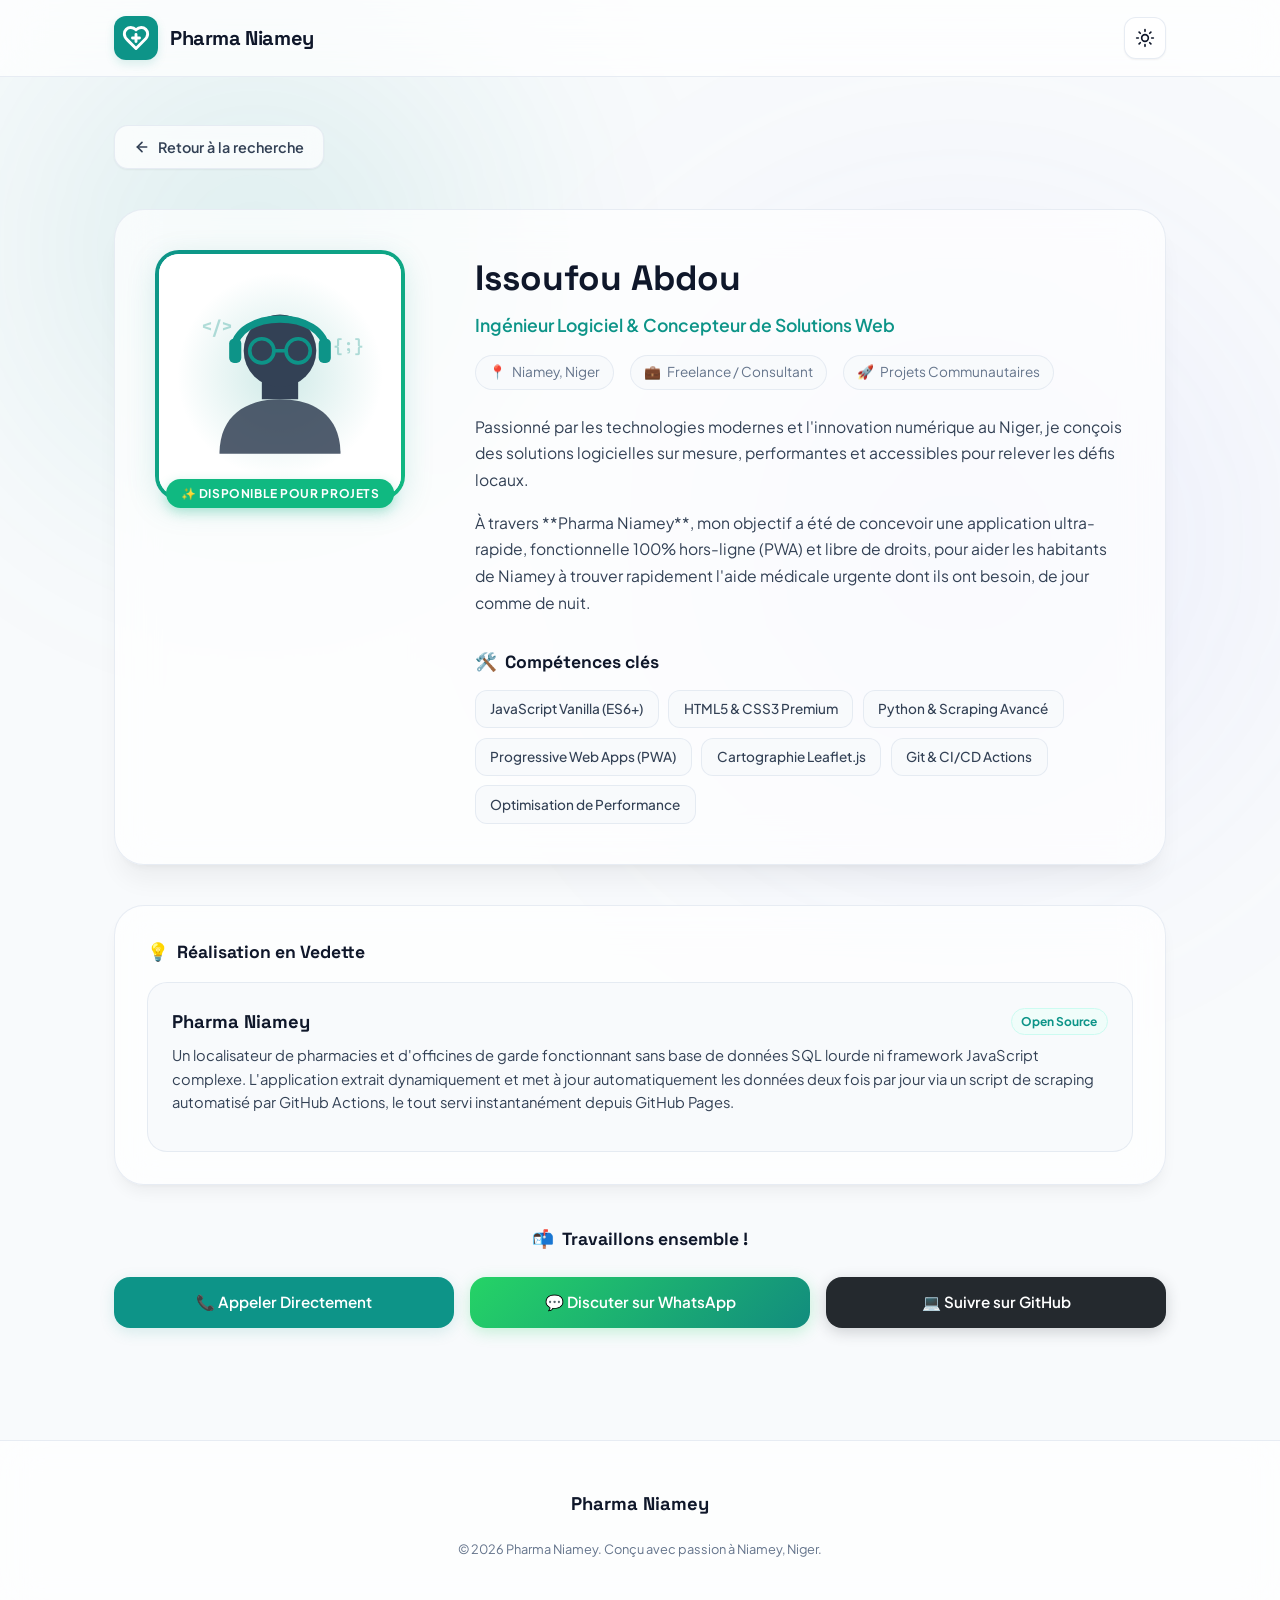
<file: developer.html>
<!DOCTYPE html>
<html lang="fr" data-theme="light">
<head>
    <meta charset="UTF-8">
    <meta name="viewport" content="width=device-width, initial-scale=1.0">
    <meta name="description" content="Découvrez le profil d'Issoufou Abdou, développeur logiciel et web à Niamey, Niger. Concepteur de Pharma Niamey.">
    <title>Issoufou Abdou — Développeur de Pharma Niamey</title>
    
    <!-- Pré-connexion aux Google Fonts -->
    <link rel="preconnect" href="https://fonts.googleapis.com">
    <link rel="preconnect" href="https://fonts.gstatic.com" crossorigin>
    <link href="https://fonts.googleapis.com/css2?family=Plus+Jakarta+Sans:wght@300;400;500;600;700;800&family=Space+Grotesk:wght@500;700&display=swap" rel="stylesheet">
    
    <link rel="stylesheet" href="style.css?v=2.0">
    <style>
        /* Styles spécifiques de la Page Développeur Premium */
        .dev-wrapper {
            display: flex;
            flex-direction: column;
            align-items: center;
            padding: 3rem 0;
            gap: 2.5rem;
            animation: fade-in-up 0.6s cubic-bezier(0.16, 1, 0.3, 1);
        }

        @keyframes fade-in-up {
            from {
                opacity: 0;
                transform: translateY(20px);
            }
            to {
                opacity: 1;
                transform: translateY(0);
            }
        }

        .btn-back {
            display: inline-flex;
            align-items: center;
            gap: 0.5rem;
            color: var(--text-body);
            background-color: var(--bg-glass);
            border: 1.5px solid var(--border-glass);
            padding: 0.6rem 1.2rem;
            border-radius: 14px;
            font-size: 0.9rem;
            font-weight: 600;
            text-decoration: none;
            backdrop-filter: blur(10px);
            -webkit-backdrop-filter: blur(10px);
            box-shadow: var(--shadow-sm);
            transition: all 0.25s ease;
            margin-right: auto;
        }

        .btn-back:hover {
            border-color: var(--primary);
            color: var(--primary);
            transform: translateX(-4px);
            box-shadow: 0 4px 12px var(--primary-glow);
        }

        .dev-profile-card {
            width: 100%;
            background-color: var(--bg-glass);
            border: 1.5px solid var(--border-glass);
            backdrop-filter: blur(20px);
            -webkit-backdrop-filter: blur(20px);
            border-radius: 30px;
            padding: 2.5rem;
            box-shadow: var(--shadow-lg);
            position: relative;
            overflow: hidden;
            display: grid;
            grid-template-columns: 280px 1fr;
            gap: 2.5rem;
            align-items: start;
        }

        @media (max-width: 768px) {
            .dev-profile-card {
                grid-template-columns: 1fr;
                padding: 1.5rem;
                gap: 1.5rem;
                text-align: center;
            }
            .dev-avatar-wrapper {
                margin: 0 auto;
            }
            .btn-back {
                margin: 0 auto 1rem auto;
            }
        }

        .dev-avatar-wrapper {
            width: 250px;
            height: 250px;
            border-radius: 24px;
            background: linear-gradient(135deg, var(--primary) 0%, #10b981 100%);
            padding: 4px;
            box-shadow: 0 8px 30px var(--primary-glow);
            position: relative;
        }

        .dev-avatar-inner {
            width: 100%;
            height: 100%;
            border-radius: 20px;
            background-color: var(--bg-secondary);
            display: flex;
            align-items: center;
            justify-content: center;
            overflow: hidden;
        }

        .dev-badge-active {
            position: absolute;
            bottom: -8px;
            left: 50%;
            transform: translateX(-50%);
            background-color: var(--status-ouverte-text);
            color: white;
            padding: 0.3rem 0.9rem;
            border-radius: 50px;
            font-size: 0.75rem;
            font-weight: 700;
            letter-spacing: 0.05em;
            box-shadow: 0 4px 12px rgba(16, 185, 129, 0.3);
            white-space: nowrap;
        }

        .dev-details h1 {
            font-family: 'Space Grotesk', sans-serif;
            font-size: 2.2rem;
            color: var(--text-title);
            margin-bottom: 0.25rem;
        }

        .dev-title {
            font-size: 1.1rem;
            font-weight: 600;
            color: var(--primary);
            margin-bottom: 1rem;
        }

        .dev-meta-info {
            display: flex;
            flex-wrap: wrap;
            gap: 1rem;
            margin-bottom: 1.5rem;
        }

        .dev-meta-item {
            display: inline-flex;
            align-items: center;
            gap: 0.4rem;
            font-size: 0.85rem;
            color: var(--text-muted);
            background-color: var(--bg-primary);
            border: 1px solid var(--border-glass);
            padding: 0.35rem 0.8rem;
            border-radius: 50px;
        }

        .dev-bio {
            font-size: 0.98rem;
            color: var(--text-body);
            line-height: 1.7;
            margin-bottom: 2rem;
        }

        .dev-bio p {
            margin-bottom: 1rem;
        }

        .dev-skills-section {
            margin-top: 1.5rem;
        }

        .dev-section-title {
            font-family: 'Space Grotesk', sans-serif;
            font-size: 1.1rem;
            color: var(--text-title);
            margin-bottom: 0.85rem;
            font-weight: 700;
            display: flex;
            align-items: center;
            gap: 0.5rem;
        }

        .dev-skills-grid {
            display: flex;
            flex-wrap: wrap;
            gap: 0.6rem;
        }

        .dev-skill-chip {
            background-color: var(--bg-primary);
            border: 1px solid var(--border-glass);
            color: var(--text-body);
            padding: 0.45rem 0.9rem;
            border-radius: 12px;
            font-size: 0.85rem;
            font-weight: 500;
            transition: all 0.2s ease;
            cursor: default;
        }

        .dev-skill-chip:hover {
            border-color: var(--primary);
            color: var(--primary);
            transform: translateY(-2px);
            box-shadow: 0 4px 10px var(--primary-glow);
        }

        .dev-contact-grid {
            display: grid;
            grid-template-columns: repeat(auto-fit, minmax(200px, 1fr));
            gap: 1rem;
            width: 100%;
            margin-top: 1rem;
        }

        .btn-contact {
            display: inline-flex;
            align-items: center;
            justify-content: center;
            gap: 0.6rem;
            padding: 0.85rem 1.25rem;
            border-radius: 16px;
            font-weight: 600;
            font-size: 0.95rem;
            text-decoration: none;
            transition: all 0.25s cubic-bezier(0.175, 0.885, 0.32, 1.275);
            box-shadow: var(--shadow-sm);
        }

        .btn-contact:hover {
            transform: translateY(-3px);
            box-shadow: var(--shadow-md);
        }

        .btn-whatsapp {
            background: linear-gradient(135deg, #25D366 0%, #128C7E 100%);
            color: white !important;
            box-shadow: 0 4px 15px rgba(37, 211, 102, 0.25);
        }
        
        .btn-whatsapp:hover {
            box-shadow: 0 6px 20px rgba(37, 211, 102, 0.4);
        }

        .btn-phone {
            background-color: var(--primary);
            color: var(--bg-secondary) !important;
            box-shadow: 0 4px 15px var(--primary-glow);
        }
        
        .btn-phone:hover {
            background-color: var(--primary-hover);
            box-shadow: 0 6px 20px var(--primary-glow);
        }

        .btn-github {
            background-color: #24292e;
            color: white !important;
            box-shadow: 0 4px 15px rgba(36, 41, 46, 0.2);
        }

        .btn-github:hover {
            background-color: #1a1e22;
            box-shadow: 0 6px 20px rgba(36, 41, 46, 0.35);
        }

        /* En-tête de retour */
        .dev-header {
            display: flex;
            align-items: center;
            justify-content: space-between;
            width: 100%;
        }

        .showcase-section {
            width: 100%;
            background-color: var(--bg-glass);
            border: 1.5px solid var(--border-glass);
            backdrop-filter: blur(20px);
            border-radius: 30px;
            padding: 2rem;
            box-shadow: var(--shadow-md);
        }

        .project-card {
            background-color: var(--bg-primary);
            border: 1px solid var(--border-glass);
            border-radius: 20px;
            padding: 1.5rem;
            margin-top: 1rem;
            transition: all 0.25s ease;
        }

        .project-card:hover {
            border-color: var(--primary);
            box-shadow: 0 4px 15px var(--primary-glow);
        }

        .project-header {
            display: flex;
            justify-content: space-between;
            align-items: center;
            margin-bottom: 0.5rem;
        }

        .project-header h3 {
            font-family: 'Space Grotesk', sans-serif;
            font-size: 1.15rem;
            color: var(--text-title);
        }

        .project-badge {
            font-size: 0.75rem;
            background-color: var(--primary-light);
            border: 1px solid var(--primary-border);
            color: var(--primary);
            padding: 0.2rem 0.6rem;
            border-radius: 50px;
            font-weight: 700;
        }
    </style>
</head>
<body>

    <!-- Gradient Background Elements -->
    <div class="mesh-bg" aria-hidden="true">
        <div class="mesh-color-1"></div>
        <div class="mesh-color-2"></div>
    </div>

    <header class="app-header">
        <div class="header-container">
            <div class="brand">
                <a href="./" style="display: flex; align-items: center; gap: 0.75rem; text-decoration: none; color: inherit;">
                    <div class="brand-logo" aria-hidden="true">
                        <svg viewBox="0 0 24 24" width="28" height="28" fill="none" stroke="currentColor" stroke-width="2.5" stroke-linecap="round" stroke-linejoin="round">
                            <path d="M19 14c1.49-1.46 3-3.21 3-5.5A5.5 5.5 0 0 0 16.5 3c-1.76 0-3 .5-4.5 2-1.5-1.5-2.74-2-4.5-2A5.5 5.5 0 0 0 2 8.5c0 2.3 1.5 4.05 3 5.5l7 7Z"/>
                            <path d="M12 9v6M9 12h6"/>
                        </svg>
                    </div>
                    <div>
                        <span class="brand-title">Pharma Niamey</span>
                    </div>
                </a>
            </div>
            
            <button id="theme-toggle" class="theme-toggle-btn" aria-label="Changer de thème">
                <!-- Icone Soleil -->
                <svg class="sun-icon" viewBox="0 0 24 24" width="20" height="20" fill="none" stroke="currentColor" stroke-width="2" stroke-linecap="round" stroke-linejoin="round">
                    <circle cx="12" cy="12" r="4"/><path d="M12 2v2M12 20v2M4.93 4.93l1.41 1.41M17.66 17.66l1.41 1.41M2 12h2M20 12h2M6.34 17.66l-1.41 1.41M19.07 4.93l-1.41 1.41"/>
                </svg>
                <!-- Icone Lune -->
                <svg class="moon-icon" viewBox="0 0 24 24" width="20" height="20" fill="none" stroke="currentColor" stroke-width="2" stroke-linecap="round" stroke-linejoin="round" style="display: none;">
                    <path d="M12 3a6 6 0 0 0 9 9 9 9 0 1 1-9-9Z"/>
                </svg>
            </button>
        </div>
    </header>

    <main class="app-main">
        <div class="dev-wrapper">
            
            <div class="dev-header">
                <a href="./" class="btn-back">
                    <svg viewBox="0 0 24 24" width="16" height="16" fill="none" stroke="currentColor" stroke-width="2.5" stroke-linecap="round" stroke-linejoin="round">
                        <line x1="19" y1="12" x2="5" y2="12"/><polyline points="12 19 5 12 12 5"/>
                    </svg>
                    Retour à la recherche
                </a>
            </div>

            <!-- Carte de Profil principale -->
            <section class="dev-profile-card">
                <div class="dev-avatar-wrapper">
                    <div class="dev-avatar-inner">
                        <!-- SVG Avatar moderne de développeur -->
                        <svg viewBox="0 0 200 200" width="100%" height="100%" xmlns="http://www.w3.org/2000/svg">
                            <defs>
                                <radialGradient id="avatarGlow" cx="50%" cy="50%" r="50%">
                                    <stop offset="0%" stop-color="var(--primary)" stop-opacity="0.2" />
                                    <stop offset="100%" stop-color="var(--primary)" stop-opacity="0" />
                                </radialGradient>
                            </defs>
                            <rect width="100%" height="100%" fill="var(--bg-secondary)"/>
                            <circle cx="100" cy="100" r="85" fill="url(#avatarGlow)" />
                            
                            <!-- Éléments de code en arrière-plan -->
                            <text x="35" y="65" font-family="'Space Grotesk', monospace" font-size="16" fill="var(--primary)" font-weight="bold" opacity="0.3">&lt;/&gt;</text>
                            <text x="145" y="80" font-family="'Space Grotesk', monospace" font-size="14" fill="var(--primary)" font-weight="bold" opacity="0.3">{ ; }</text>
                            
                            <!-- Silhouette du Développeur -->
                            <!-- Corps -->
                            <path d="M50 165 C 50 135, 70 120, 100 120 C 130 120, 150 135, 150 165" fill="var(--text-body)" opacity="0.85"/>
                            <path d="M85 120 L85 105 L115 105 L115 120 Z" fill="var(--text-body)"/>
                            <!-- Tête -->
                            <circle cx="100" cy="80" r="30" fill="var(--text-body)"/>
                            <!-- Lunettes et Casque Audio (Tech Accent) -->
                            <path d="M62 80 C 62 45, 138 45, 138 80" fill="none" stroke="var(--primary)" stroke-width="6" stroke-linecap="round"/>
                            <rect x="58" y="70" width="10" height="20" rx="4" fill="var(--primary)"/>
                            <rect x="132" y="70" width="10" height="20" rx="4" fill="var(--primary)"/>
                            <circle cx="85" cy="80" r="10" fill="none" stroke="var(--primary)" stroke-width="3"/>
                            <circle cx="115" cy="80" r="10" fill="none" stroke="var(--primary)" stroke-width="3"/>
                            <line x1="95" y1="80" x2="105" y2="80" stroke="var(--primary)" stroke-width="3"/>
                        </svg>
                    </div>
                    <div class="dev-badge-active">✨ DISPONIBLE POUR PROJETS</div>
                </div>

                <div class="dev-details">
                    <h1>Issoufou Abdou</h1>
                    <div class="dev-title">Ingénieur Logiciel & Concepteur de Solutions Web</div>
                    
                    <div class="dev-meta-info">
                        <div class="dev-meta-item">
                            <span>📍</span> Niamey, Niger
                        </div>
                        <div class="dev-meta-item">
                            <span>💼</span> Freelance / Consultant
                        </div>
                        <div class="dev-meta-item">
                            <span>🚀</span> Projets Communautaires
                        </div>
                    </div>

                    <div class="dev-bio">
                        <p>Passionné par les technologies modernes et l'innovation numérique au Niger, je conçois des solutions logicielles sur mesure, performantes et accessibles pour relever les défis locaux.</p>
                        <p>À travers **Pharma Niamey**, mon objectif a été de concevoir une application ultra-rapide, fonctionnelle 100% hors-ligne (PWA) et libre de droits, pour aider les habitants de Niamey à trouver rapidement l'aide médicale urgente dont ils ont besoin, de jour comme de nuit.</p>
                    </div>

                    <div class="dev-skills-section">
                        <div class="dev-section-title">
                            <span>🛠️</span> Compétences clés
                        </div>
                        <div class="dev-skills-grid">
                            <span class="dev-skill-chip">JavaScript Vanilla (ES6+)</span>
                            <span class="dev-skill-chip">HTML5 & CSS3 Premium</span>
                            <span class="dev-skill-chip">Python & Scraping Avancé</span>
                            <span class="dev-skill-chip">Progressive Web Apps (PWA)</span>
                            <span class="dev-skill-chip">Cartographie Leaflet.js</span>
                            <span class="dev-skill-chip">Git & CI/CD Actions</span>
                            <span class="dev-skill-chip">Optimisation de Performance</span>
                        </div>
                    </div>
                </div>
            </section>

            <!-- Vitrine Projet -->
            <section class="showcase-section">
                <div class="dev-section-title">
                    <span>💡</span> Réalisation en Vedette
                </div>
                <div class="project-card">
                    <div class="project-header">
                        <h3>Pharma Niamey</h3>
                        <span class="project-badge">Open Source</span>
                    </div>
                    <p style="font-size: 0.92rem; color: var(--text-body); line-height: 1.6; margin-bottom: 0.75rem;">
                        Un localisateur de pharmacies et d'officines de garde fonctionnant sans base de données SQL lourde ni framework JavaScript complexe. L'application extrait dynamiquement et met à jour automatiquement les données deux fois par jour via un script de scraping automatisé par GitHub Actions, le tout servi instantanément depuis GitHub Pages.
                    </p>
                </div>
            </section>

            <!-- Actions de Contact Direct -->
            <section style="width: 100%; text-align: center;">
                <div class="dev-section-title" style="justify-content: center; margin-bottom: 1.5rem;">
                    <span>📬</span> Travaillons ensemble !
                </div>
                <div class="dev-contact-grid">
                    <a href="tel:+22796380877" class="btn-contact btn-phone">
                        📞 Appeler Directement
                    </a>
                    <a href="https://wa.me/22796380877?text=Bonjour%20Issoufou,%20j'ai%20vu%20votre%20profil%20sur%20Pharma%20Niamey." target="_blank" rel="noopener" class="btn-contact btn-whatsapp">
                        💬 Discuter sur WhatsApp
                    </a>
                    <a href="https://github.com/issou2025" target="_blank" rel="noopener" class="btn-contact btn-github">
                        💻 Suivre sur GitHub
                    </a>
                </div>
            </section>

        </div>
    </main>

    <footer class="app-footer">
        <div class="footer-content">
            <div class="footer-brand">Pharma Niamey</div>
            <p class="footer-copyright">&copy; 2026 Pharma Niamey. Conçu avec passion à Niamey, Niger.</p>
        </div>
    </footer>

    <script>
        // Script inline pour la gestion synchrone du thème
        document.addEventListener('DOMContentLoaded', () => {
            const themeToggleBtn = document.getElementById('theme-toggle');
            const sunIcon = themeToggleBtn.querySelector('.sun-icon');
            const moonIcon = themeToggleBtn.querySelector('.moon-icon');
            const htmlElement = document.documentElement;

            // Lire le thème dans le localStorage
            const savedTheme = localStorage.getItem('theme');
            
            // Si pas de thème stocké, appliquer selon l'heure (mode nuit auto)
            const currentHour = new Date().getHours();
            const isNightTime = currentHour >= 18 || currentHour < 6;
            const systemPrefersDark = window.matchMedia('(prefers-color-scheme: dark)').matches;
            const initialTheme = savedTheme || (isNightTime ? 'dark' : (systemPrefersDark ? 'dark' : 'light'));

            setTheme(initialTheme);

            themeToggleBtn.addEventListener('click', () => {
                const currentTheme = htmlElement.getAttribute('data-theme');
                const newTheme = currentTheme === 'dark' ? 'light' : 'dark';
                setTheme(newTheme);
            });

            function setTheme(theme) {
                htmlElement.setAttribute('data-theme', theme);
                localStorage.setItem('theme', theme);
                if (theme === 'dark') {
                    sunIcon.style.display = 'none';
                    moonIcon.style.display = 'block';
                } else {
                    sunIcon.style.display = 'block';
                    moonIcon.style.display = 'none';
                }
            }
        });
    </script>
</body>
</html>
</file>
<file: style.css>
/* -------------------------------------------------------------
   Pharma Niamey — Design System Premium & Responsive (CSS Vanilla)
   ------------------------------------------------------------- */

/* Variables & Thèmes */
:root[data-theme="light"] {
    --bg-primary: #f8fafc;
    --bg-secondary: #ffffff;
    --bg-glass: rgba(255, 255, 255, 0.7);
    --border-glass: rgba(226, 232, 240, 0.8);
    
    --text-title: #0f172a;
    --text-body: #334155;
    --text-muted: #64748b;
    
    --primary: #0d9488;
    --primary-hover: #0f766e;
    --primary-light: #f0fdfa;
    --primary-border: #ccfbf1;
    --primary-glow: rgba(13, 148, 136, 0.15);
    
    --status-garde-bg: #fef2f2;
    --status-garde-text: #ef4444;
    --status-garde-border: #fee2e2;
    
    --status-ouverte-bg: #ecfdf5;
    --status-ouverte-text: #10b981;
    --status-ouverte-border: #d1fae5;
    
    --status-info-bg: #f8fafc;
    --status-info-text: #475569;
    --status-info-border: #e2e8f0;
    
    --alert-bg: #fffbeb;
    --alert-text: #b45309;
    --alert-border: #fde68a;
    --alert-icon-bg: #fef3c7;
    
    --blue-route-bg: #eff6ff;
    --blue-route-text: #2563eb;
    --blue-route-border: #dbeafe;
    --blue-route-hover: #1d4ed8;
    
    --shadow-sm: 0 1px 2px rgba(0, 0, 0, 0.05);
    --shadow-md: 0 10px 15px -3px rgba(0, 0, 0, 0.05), 0 4px 6px -4px rgba(0, 0, 0, 0.05);
    --shadow-lg: 0 20px 25px -5px rgba(0, 0, 0, 0.05), 0 8px 10px -6px rgba(0, 0, 0, 0.05);
    --shadow-premium: 0 12px 30px -10px rgba(13, 148, 136, 0.08), 0 4px 12px -2px rgba(0, 0, 0, 0.02);
    
    --mesh-1: radial-gradient(circle, rgba(13, 148, 136, 0.12) 0%, rgba(255, 255, 255, 0) 70%);
    --mesh-2: radial-gradient(circle, rgba(99, 102, 241, 0.1) 0%, rgba(255, 255, 255, 0) 70%);
}

:root[data-theme="dark"] {
    --bg-primary: #0b0f19;
    --bg-secondary: #131b2e;
    --bg-glass: rgba(19, 27, 46, 0.75);
    --border-glass: rgba(30, 41, 59, 0.7);
    
    --text-title: #f8fafc;
    --text-body: #94a3b8;
    --text-muted: #64748b;
    
    --primary: #2dd4bf;
    --primary-hover: #14b8a6;
    --primary-light: rgba(45, 212, 191, 0.05);
    --primary-border: rgba(45, 212, 191, 0.15);
    --primary-glow: rgba(45, 212, 191, 0.25);
    
    --status-garde-bg: rgba(239, 68, 68, 0.1);
    --status-garde-text: #f87171;
    --status-garde-border: rgba(239, 68, 68, 0.2);
    
    --status-ouverte-bg: rgba(16, 185, 129, 0.1);
    --status-ouverte-text: #34d399;
    --status-ouverte-border: rgba(16, 185, 129, 0.2);
    
    --status-info-bg: rgba(71, 85, 105, 0.1);
    --status-info-text: #cbd5e1;
    --status-info-border: rgba(71, 85, 105, 0.2);
    
    --alert-bg: rgba(217, 119, 6, 0.08);
    --alert-text: #fbbf24;
    --alert-border: rgba(217, 119, 6, 0.2);
    --alert-icon-bg: rgba(217, 119, 6, 0.15);
    
    --blue-route-bg: rgba(37, 99, 235, 0.1);
    --blue-route-text: #60a5fa;
    --blue-route-border: rgba(37, 99, 235, 0.2);
    --blue-route-hover: #3b82f6;
    
    --shadow-sm: 0 1px 2px rgba(0, 0, 0, 0.2);
    --shadow-md: 0 10px 15px -3px rgba(0, 0, 0, 0.3), 0 4px 6px -4px rgba(0, 0, 0, 0.3);
    --shadow-lg: 0 20px 25px -5px rgba(0, 0, 0, 0.4), 0 8px 10px -6px rgba(0, 0, 0, 0.4);
    --shadow-premium: 0 12px 30px -10px rgba(45, 212, 191, 0.05), 0 4px 12px -2px rgba(0, 0, 0, 0.1);
    
    --mesh-1: radial-gradient(circle, rgba(45, 212, 191, 0.12) 0%, rgba(11, 15, 25, 0) 70%);
    --mesh-2: radial-gradient(circle, rgba(99, 102, 241, 0.1) 0%, rgba(11, 15, 25, 0) 70%);
}

/* Réinitialisation de base */
* {
    box-sizing: border-box;
    margin: 0;
    padding: 0;
    transition: background-color 0.3s ease, border-color 0.3s ease;
}

[hidden] {
    display: none !important;
}

body {
    background-color: var(--bg-primary);
    color: var(--text-body);
    font-family: 'Plus Jakarta Sans', sans-serif;
    line-height: 1.6;
    min-height: 100vh;
    display: flex;
    flex-direction: column;
    overflow-x: hidden;
}

/* Custom scrollbars */
::-webkit-scrollbar {
    width: 8px;
    height: 8px;
}
::-webkit-scrollbar-track {
    background: transparent;
}
::-webkit-scrollbar-thumb {
    background: var(--border-glass);
    border-radius: 4px;
}
::-webkit-scrollbar-thumb:hover {
    background: var(--primary);
}

.sr-only {
    position: absolute;
    width: 1px;
    height: 1px;
    padding: 0;
    margin: -1px;
    overflow: hidden;
    clip: rect(0, 0, 0, 0);
    white-space: nowrap;
    border: 0;
}

/* Arrière-plan Mesh Gradient */
.mesh-bg {
    position: fixed;
    top: 0;
    left: 0;
    right: 0;
    bottom: 0;
    z-index: -100;
    pointer-events: none;
}

.mesh-color-1 {
    position: absolute;
    top: -15%;
    left: -10%;
    width: 60vw;
    height: 60vw;
    background: var(--mesh-1);
    filter: blur(80px);
    animation: float-mesh-1 25s infinite ease-in-out;
}

.mesh-color-2 {
    position: absolute;
    bottom: -10%;
    right: -10%;
    width: 70vw;
    height: 70vw;
    background: var(--mesh-2);
    filter: blur(100px);
    animation: float-mesh-2 30s infinite ease-in-out;
}

@keyframes float-mesh-1 {
    0% { transform: translate(0, 0) scale(1); }
    33% { transform: translate(12vw, 15vh) scale(1.15); }
    66% { transform: translate(-8vw, 10vh) scale(0.9); }
    100% { transform: translate(0, 0) scale(1); }
}

@keyframes float-mesh-2 {
    0% { transform: translate(0, 0) scale(1); }
    33% { transform: translate(-15vw, -10vh) scale(0.9); }
    66% { transform: translate(10vw, -15vh) scale(1.2); }
    100% { transform: translate(0, 0) scale(1); }
}

/* Conteneur global */
.header-container,
.app-main,
.footer-content {
    width: 100%;
    max-width: 1100px;
    margin: 0 auto;
    padding: 0 1.5rem;
}

/* Header Premium */
.app-header {
    background-color: var(--bg-glass);
    backdrop-filter: blur(20px);
    -webkit-backdrop-filter: blur(20px);
    border-bottom: 1px solid var(--border-glass);
    position: sticky;
    top: 0;
    z-index: 1000;
    padding: 1rem 0;
}

.header-container {
    display: flex;
    justify-content: space-between;
    align-items: center;
}

.brand {
    display: flex;
    align-items: center;
    gap: 0.75rem;
}

.brand-logo {
    display: flex;
    align-items: center;
    justify-content: center;
    background-color: var(--primary);
    color: var(--bg-secondary);
    padding: 0.5rem;
    border-radius: 12px;
    box-shadow: 0 4px 10px var(--primary-glow);
}

.brand-title {
    font-family: 'Space Grotesk', sans-serif;
    font-size: 1.25rem;
    font-weight: 700;
    color: var(--text-title);
    letter-spacing: -0.02em;
}

/* Boutons d'actions header (Theme toggle & Urgence) */
.header-actions {
    display: flex;
    align-items: center;
    gap: 0.75rem;
}

.header-emergency-btn {
    background-color: rgba(239, 68, 68, 0.08);
    border: 1.5px solid #ef4444;
    color: #ef4444;
    font-family: inherit;
    font-weight: 700;
    font-size: 0.8rem;
    padding: 0.5rem 0.85rem;
    border-radius: 12px;
    cursor: pointer;
    display: flex;
    align-items: center;
    gap: 0.35rem;
    box-shadow: var(--shadow-sm);
    transition: all 0.2s cubic-bezier(0.4, 0, 0.2, 1);
    animation: flash-border 1.5s infinite alternate;
}

.header-emergency-btn:hover {
    background-color: #ef4444;
    color: white;
    transform: translateY(-2px);
    box-shadow: 0 4px 12px rgba(239, 68, 68, 0.3);
}

.header-emergency-btn span {
    background-color: #ef4444;
    color: white;
    padding: 1px 5px;
    border-radius: 4px;
    font-size: 0.75rem;
}

.header-emergency-btn:hover span {
    background-color: white;
    color: #ef4444;
}

@keyframes flash-border {
    0% { box-shadow: 0 0 0 0 rgba(239, 68, 68, 0.2); }
    100% { box-shadow: 0 0 8px 4px rgba(239, 68, 68, 0.1); }
}

.theme-toggle-btn {
    background: var(--bg-secondary);
    border: 1px solid var(--border-glass);
    color: var(--text-title);
    width: 42px;
    height: 42px;
    border-radius: 12px;
    cursor: pointer;
    display: flex;
    align-items: center;
    justify-content: center;
    box-shadow: var(--shadow-sm);
    transition: all 0.2s cubic-bezier(0.4, 0, 0.2, 1);
}

.theme-toggle-btn:hover {
    transform: translateY(-2px);
    box-shadow: var(--shadow-md);
    border-color: var(--primary);
}

/* PWA Installation Banner Sticky Bottom */
.pwa-banner {
    position: fixed;
    bottom: 1rem;
    left: 1rem;
    right: 1rem;
    z-index: 2000;
    background-color: var(--bg-glass);
    backdrop-filter: blur(15px);
    -webkit-backdrop-filter: blur(15px);
    border: 1.5px solid var(--primary);
    border-radius: 16px;
    padding: 0.85rem 1.25rem;
    box-shadow: var(--shadow-lg);
    animation: slide-up 0.4s ease;
    max-width: 600px;
    margin: 0 auto;
}

.pwa-banner-container {
    display: flex;
    justify-content: space-between;
    align-items: center;
    gap: 1rem;
}

.pwa-banner-text {
    font-size: 0.85rem;
    font-weight: 600;
    color: var(--text-title);
}

.pwa-banner-actions {
    display: flex;
    align-items: center;
    gap: 0.75rem;
}

.btn-sm {
    min-height: 36px !important;
    padding: 0.35rem 0.85rem !important;
    font-size: 0.8rem !important;
    border-radius: 8px !important;
}

.btn-close-banner {
    background: none;
    border: none;
    color: var(--text-muted);
    font-size: 1rem;
    cursor: pointer;
    padding: 0.25rem;
}

.btn-close-banner:hover {
    color: var(--text-title);
}

@keyframes slide-up {
    from { opacity: 0; transform: translateY(30px); }
    to { opacity: 1; transform: translateY(0); }
}

/* Hero Section */
.hero-section {
    text-align: center;
    padding: 3rem 0 2rem;
    max-width: 720px;
    margin: 0 auto;
    display: flex;
    flex-direction: column;
    align-items: center;
    gap: 1rem;
}

.hero-badge {
    display: inline-flex;
    align-items: center;
    gap: 0.5rem;
    background-color: var(--primary-light);
    border: 1px solid var(--primary-border);
    color: var(--primary);
    padding: 0.35rem 0.85rem;
    border-radius: 50px;
    font-size: 0.8rem;
    font-weight: 700;
    text-transform: uppercase;
    letter-spacing: 0.05em;
}

.hero-badge-dot {
    width: 6px;
    height: 6px;
    background-color: var(--primary);
    border-radius: 50%;
    animation: beacon 1.5s infinite alternate;
}

@keyframes beacon {
    0% { transform: scale(0.8); opacity: 0.5; }
    100% { transform: scale(1.3); opacity: 1; box-shadow: 0 0 6px var(--primary); }
}

.hero-title {
    font-family: 'Space Grotesk', sans-serif;
    font-size: clamp(2rem, 6vw, 3rem);
    font-weight: 800;
    color: var(--text-title);
    line-height: 1.2;
    letter-spacing: -0.03em;
}

.gradient-text {
    background: linear-gradient(135deg, var(--primary) 0%, #10b981 40%, #6366f1 100%);
    -webkit-background-clip: text;
    -webkit-text-fill-color: transparent;
    background-clip: text;
}

.hero-subtitle {
    font-size: 1.05rem;
    color: var(--text-body);
    max-width: 620px;
    margin-bottom: 1.5rem;
}

/* Barre de recherche premium */
.search-box {
    width: 100%;
}

.search-input-wrapper {
    position: relative;
    display: flex;
    align-items: center;
    box-shadow: var(--shadow-premium);
    border-radius: 16px;
}

.search-icon {
    position: absolute;
    left: 1.25rem;
    color: var(--text-muted);
    pointer-events: none;
    transition: color 0.2s ease;
}

.search-input-wrapper input[type="search"] {
    width: 100%;
    padding: 1.15rem 3.25rem;
    font-size: 1.05rem;
    font-family: 'Plus Jakarta Sans', sans-serif;
    color: var(--text-title);
    background-color: var(--bg-glass);
    backdrop-filter: blur(10px);
    -webkit-backdrop-filter: blur(10px);
    border: 1.5px solid var(--border-glass);
    border-radius: 16px;
    transition: all 0.3s ease;
    outline: none;
    -webkit-appearance: none;
}

.search-input-wrapper input[type="search"]::placeholder {
    color: var(--text-muted);
}

.search-input-wrapper input[type="search"]:focus {
    border-color: var(--primary);
    box-shadow: 0 0 0 4px var(--primary-glow), var(--shadow-md);
    background-color: var(--bg-secondary);
}

.search-input-wrapper input[type="search"]:focus + .search-icon {
    color: var(--primary);
}

/* Boutons recherche vocale & effacer */
.mic-button {
    position: absolute;
    right: 3.25rem;
    background: none;
    border: none;
    color: var(--text-muted);
    cursor: pointer;
    padding: 0.35rem;
    border-radius: 50%;
    display: flex;
    align-items: center;
    justify-content: center;
    transition: all 0.2s ease;
}

.mic-button:hover, .mic-button.listening {
    background-color: var(--primary-light);
    color: var(--primary);
}

.mic-button.listening {
    animation: mic-glow 1.5s infinite alternate;
}

@keyframes mic-glow {
    0% { transform: scale(1); box-shadow: 0 0 0 0 rgba(13, 148, 136, 0.4); }
    100% { transform: scale(1.1); box-shadow: 0 0 10px 4px rgba(13, 148, 136, 0); }
}

.clear-button {
    position: absolute;
    right: 1.15rem;
    background: none;
    border: none;
    color: var(--text-muted);
    cursor: pointer;
    padding: 0.35rem;
    border-radius: 50%;
    display: flex;
    align-items: center;
    justify-content: center;
    transition: all 0.2s ease;
}

.clear-button:hover {
    background-color: var(--primary-light);
    color: var(--primary);
}

/* Raccourcis chips quartiers */
.quick-chips-wrapper {
    display: flex;
    align-items: center;
    gap: 0.5rem;
    margin-top: 1rem;
    width: 100%;
    overflow-x: auto;
    padding: 0.25rem 0;
    scrollbar-width: none;
}

.quick-chips-wrapper::-webkit-scrollbar {
    display: none;
}

.chips-title {
    font-size: 0.8rem;
    font-weight: 700;
    color: var(--text-muted);
    white-space: nowrap;
}

.chips-container {
    display: flex;
    gap: 0.5rem;
}

.chip {
    background-color: var(--bg-glass);
    border: 1.5px solid var(--border-glass);
    color: var(--text-body);
    padding: 0.45rem 1rem;
    border-radius: 50px;
    font-size: 0.825rem;
    font-weight: 600;
    cursor: pointer;
    white-space: nowrap;
    box-shadow: var(--shadow-sm);
    transition: transform 0.3s cubic-bezier(0.16, 1, 0.3, 1), background-color 0.2s ease, border-color 0.2s ease;
}

.chip:hover {
    background-color: var(--primary-light);
    border-color: var(--primary);
    color: var(--primary);
    transform: translateY(-2px);
    box-shadow: 0 6px 15px var(--primary-glow);
}

/* Panneau de contrôle des filtres */
.controls-panel {
    background-color: var(--bg-glass);
    backdrop-filter: blur(15px);
    -webkit-backdrop-filter: blur(15px);
    border: 1px solid var(--border-glass);
    border-radius: 20px;
    padding: 1.25rem;
    box-shadow: var(--shadow-sm);
    display: flex;
    flex-direction: column;
    gap: 1.25rem;
}

/* Scroll des Communes */
.communes-scroll-container {
    overflow-x: auto;
    scrollbar-width: none;
    margin: 0 -0.5rem;
    padding: 0 0.5rem;
}

.communes-scroll-container::-webkit-scrollbar {
    display: none;
}

.communes-chips {
    display: flex;
    gap: 0.5rem;
}

.commune-chip {
    background-color: var(--bg-secondary);
    border: 1.5px solid var(--border-glass);
    color: var(--text-body);
    padding: 0.55rem 1.25rem;
    border-radius: 14px;
    font-size: 0.875rem;
    font-weight: 600;
    cursor: pointer;
    white-space: nowrap;
    transition: all 0.25s cubic-bezier(0.16, 1, 0.3, 1);
    display: inline-flex;
    align-items: center;
    gap: 0.45rem;
}

.commune-chip:hover {
    border-color: var(--primary);
    color: var(--primary);
    transform: translateY(-2px);
    box-shadow: 0 6px 15px var(--primary-glow);
}

.commune-chip.active {
    background-color: var(--primary);
    border-color: var(--primary);
    color: var(--bg-secondary);
    transform: translateY(-2px);
    box-shadow: 0 8px 20px var(--primary-glow);
}

/* Petit indicateur de compteur sur les puces */
.badge-count {
    background-color: rgba(0, 0, 0, 0.05);
    color: var(--text-body);
    font-size: 0.7rem;
    padding: 1px 6px;
    border-radius: 50px;
    font-weight: 700;
}

.commune-chip.active .badge-count {
    background-color: rgba(255, 255, 255, 0.2);
    color: white;
}

/* Range contrôles (Garde + GPS) */
.controls-row {
    display: flex;
    justify-content: space-between;
    align-items: center;
    flex-wrap: wrap;
    gap: 1rem;
}

/* Toggle Switch de garde */
.toggle-container {
    display: flex;
    align-items: center;
    gap: 0.75rem;
}

.toggle-label {
    font-size: 0.9rem;
    font-weight: 600;
    color: var(--text-title);
}

.switch {
    position: relative;
    display: inline-block;
    width: 48px;
    height: 26px;
}

.switch input {
    opacity: 0;
    width: 0;
    height: 0;
}

.slider {
    position: absolute;
    cursor: pointer;
    top: 0;
    left: 0;
    right: 0;
    bottom: 0;
    background-color: #cbd5e1;
    transition: .4s;
    border-radius: 34px;
}

.slider:before {
    position: absolute;
    content: "";
    height: 18px;
    width: 18px;
    left: 4px;
    bottom: 4px;
    background-color: white;
    transition: .4s;
    border-radius: 50%;
}

input:checked + .slider {
    background-color: var(--primary);
}

input:focus + .slider {
    box-shadow: 0 0 1px var(--primary);
}

input:checked + .slider:before {
    transform: translateX(22px);
}

/* Bouton GPS Proximité */
.btn-gps {
    background-color: var(--bg-secondary);
    border: 1px solid var(--border-glass);
    color: var(--text-title);
    box-shadow: var(--shadow-sm);
    min-height: 42px;
    padding: 0.5rem 1rem;
    font-size: 0.875rem;
}

.btn-gps:hover, .btn-gps.active {
    border-color: var(--primary);
    color: var(--primary);
    background-color: var(--primary-light);
}

.btn-gps.active {
    font-weight: 700;
    box-shadow: 0 0 8px var(--primary-glow);
}

/* Main Section */
.app-main {
    display: flex;
    flex-direction: column;
    gap: 2rem;
    padding-bottom: 4rem;
}

/* Bannière d'alerte */
.alert-banner {
    display: flex;
    gap: 1.15rem;
    background-color: var(--alert-bg);
    border: 1.5px solid var(--alert-border);
    border-left: 5px solid var(--alert-text);
    border-radius: 16px;
    padding: 1.25rem;
    color: var(--alert-text);
    box-shadow: var(--shadow-sm);
    align-items: center;
    transition: transform 0.3s ease, box-shadow 0.3s ease;
}

.alert-banner:hover {
    transform: translateY(-2px);
    box-shadow: var(--shadow-md);
}

.alert-pulse-icon {
    display: flex;
    align-items: center;
    justify-content: center;
    background-color: var(--alert-icon-bg);
    padding: 0.75rem;
    border-radius: 12px;
    font-size: 1.25rem;
    line-height: 1;
}

.alert-heading {
    font-size: 1rem;
    font-weight: 700;
    margin-bottom: 0.25rem;
}

.alert-content p {
    font-size: 0.9rem;
    line-height: 1.5;
}

/* Tableau de bord analytique */
.dashboard-panel {
    background-color: var(--bg-glass);
    backdrop-filter: blur(15px);
    -webkit-backdrop-filter: blur(15px);
    border: 1px solid var(--border-glass);
    border-radius: 20px;
    padding: 1.15rem;
    box-shadow: var(--shadow-sm);
}

.dashboard-summary {
    display: flex;
    justify-content: space-between;
    align-items: center;
    cursor: pointer;
    font-weight: 700;
    color: var(--text-title);
    list-style: none;
}

.dashboard-summary::-webkit-details-marker {
    display: none;
}

.summary-left {
    display: flex;
    align-items: center;
    gap: 0.5rem;
}

.chevron-icon {
    transition: transform 0.25s ease;
    color: var(--text-muted);
}

details[open] .chevron-icon {
    transform: rotate(180deg);
}

.dashboard-content {
    margin-top: 1.25rem;
    display: flex;
    flex-direction: column;
    gap: 1rem;
    padding-top: 1rem;
    border-top: 1px solid var(--border-glass);
}

.dashboard-metric {
    display: flex;
    flex-direction: column;
    gap: 0.35rem;
}

.metric-text {
    display: flex;
    justify-content: space-between;
    font-size: 0.85rem;
    color: var(--text-body);
}

.progress-bar-outer {
    width: 100%;
    height: 8px;
    background-color: var(--bg-primary);
    border-radius: 50px;
    overflow: hidden;
}

.progress-bar-inner {
    height: 100%;
    border-radius: 50px;
    width: 0%;
    transition: width 0.8s cubic-bezier(0.4, 0, 0.2, 1);
}

.bar-garde {
    background: linear-gradient(90deg, #ef4444, #f87171);
    box-shadow: 0 0 8px rgba(239, 68, 68, 0.3);
}

.bar-ouverte {
    background: linear-gradient(90deg, #10b981, #34d399);
    box-shadow: 0 0 8px rgba(16, 185, 129, 0.3);
}

/* SECTION CARTE INTERACTIVE LEAFLET */
.map-container-section {
    display: flex;
    flex-direction: column;
    gap: 0.75rem;
}

.map-header {
    display: flex;
    justify-content: space-between;
    align-items: baseline;
}

.map-header-title {
    font-family: 'Space Grotesk', sans-serif;
    font-size: 1.2rem;
    font-weight: 700;
    color: var(--text-title);
}

.map-header-desc {
    font-size: 0.75rem;
    color: var(--text-muted);
}

.pharmacy-map {
    height: 350px;
    width: 100%;
    border-radius: 20px;
    border: 1.5px solid var(--border-glass);
    box-shadow: var(--shadow-md);
    z-index: 10;
}

/* Inversion CSS Magique pour adapter Leaflet au Thème Sombre */
[data-theme="dark"] .leaflet-tile {
    filter: invert(100%) hue-rotate(180deg) brightness(95%) contrast(90%);
}

/* Personnalisation Popups Leaflet */
.leaflet-popup-content-wrapper {
    background-color: var(--bg-glass);
    backdrop-filter: blur(15px);
    -webkit-backdrop-filter: blur(15px);
    border: 1px solid var(--border-glass);
    border-radius: 12px;
    color: var(--text-title);
    font-family: 'Plus Jakarta Sans', sans-serif;
    box-shadow: var(--shadow-lg);
}

.leaflet-popup-tip {
    background-color: var(--border-glass);
}

.map-popup-title {
    font-family: 'Space Grotesk', sans-serif;
    font-size: 0.95rem;
    font-weight: 700;
    margin-bottom: 0.25rem;
    color: var(--primary);
}

.map-popup-text {
    font-size: 0.8rem;
    margin-bottom: 0.5rem;
    color: var(--text-body);
}

.map-popup-btn {
    display: inline-block;
    padding: 0.25rem 0.5rem;
    font-size: 0.75rem;
    font-weight: 700;
    text-decoration: none;
    color: white;
    background-color: var(--primary);
    border-radius: 6px;
    text-align: center;
}

/* Personnalisation Aiguilles de Pins sur la Carte */
.custom-pin-container {
    background: none;
    border: none;
}

.custom-map-pin {
    width: 30px;
    height: 30px;
    background-color: var(--primary);
    border-radius: 50% 50% 50% 0;
    transform: rotate(-45deg);
    display: flex;
    align-items: center;
    justify-content: center;
    border: 2px solid white;
    box-shadow: var(--shadow-sm);
}

.custom-map-pin::after {
    content: '+';
    transform: rotate(45deg);
    color: white;
    font-size: 15px;
    font-weight: 800;
    line-height: 1;
}

.custom-map-pin.garde {
    background-color: #ef4444;
    animation: marker-pulse-red 1.2s infinite alternate;
}

.custom-map-pin.ouverte {
    background-color: #10b981;
}

.custom-map-pin.info {
    background-color: #64748b;
}

@keyframes marker-pulse-red {
    0% { box-shadow: 0 0 0 0 rgba(239, 68, 68, 0.4); }
    100% { box-shadow: 0 0 10px 4px rgba(239, 68, 68, 0.2); }
}

/* Métadonnées & Statistiques */
.meta-section {
    display: grid;
    grid-template-columns: repeat(2, 1fr);
    gap: 1rem;
}

.stats-card {
    background-color: var(--bg-glass);
    backdrop-filter: blur(20px);
    -webkit-backdrop-filter: blur(20px);
    border: 1.5px solid var(--border-glass);
    border-radius: 20px;
    padding: 1.25rem;
    display: flex;
    align-items: center;
    gap: 1rem;
    box-shadow: var(--shadow-sm);
    transition: transform 0.3s cubic-bezier(0.16, 1, 0.3, 1), box-shadow 0.3s ease;
}

.stats-card:hover {
    transform: translateY(-3px);
    box-shadow: var(--shadow-md);
    border-color: var(--primary);
}

.stats-icon-wrapper {
    display: flex;
    align-items: center;
    justify-content: center;
    padding: 0.75rem;
    border-radius: 12px;
}

.count-icon {
    background-color: var(--primary-light);
    color: var(--primary);
}

.update-icon {
    background-color: rgba(37, 99, 235, 0.05);
    color: #2563eb;
}

.stats-info {
    display: flex;
    flex-direction: column;
}

.stats-label {
    font-size: 0.8rem;
    color: var(--text-muted);
    font-weight: 600;
}

.stats-value {
    font-size: 1.25rem;
    font-weight: 700;
    color: var(--text-title);
    font-family: 'Space Grotesk', sans-serif;
}

/* États et messages système */
.status-msg {
    text-align: center;
    padding: 5rem 2rem;
    background-color: var(--bg-glass);
    backdrop-filter: blur(15px);
    -webkit-backdrop-filter: blur(15px);
    border-radius: 20px;
    border: 1px solid var(--border-glass);
    box-shadow: var(--shadow-md);
    display: flex;
    flex-direction: column;
    align-items: center;
    justify-content: center;
    gap: 1.25rem;
}

.status-emoji {
    font-size: 3.5rem;
}

.status-msg h2 {
    font-size: 1.35rem;
    font-weight: 700;
    color: var(--text-title);
    font-family: 'Space Grotesk', sans-serif;
}

.status-msg p {
    font-size: 0.95rem;
    color: var(--text-body);
    max-width: 480px;
}

/* Loader Moderne */
.loader-circle {
    width: 48px;
    height: 48px;
    border: 4px solid var(--border-glass);
    border-top: 4px solid var(--primary);
    border-radius: 50%;
    animation: spin 0.8s cubic-bezier(0.4, 0, 0.2, 1) infinite;
}

@keyframes spin {
    0% { transform: rotate(0deg); }
    100% { transform: rotate(360deg); }
}

.loading-text {
    font-weight: 600;
    color: var(--primary);
}

/* Boutons globaux */
.btn {
    display: inline-flex;
    align-items: center;
    justify-content: center;
    gap: 0.5rem;
    font-family: 'Plus Jakarta Sans', sans-serif;
    font-size: 0.95rem;
    font-weight: 600;
    padding: 0.75rem 1.5rem;
    border-radius: 12px;
    border: none;
    cursor: pointer;
    transition: all 0.2s cubic-bezier(0.4, 0, 0.2, 1);
    text-decoration: none;
    min-height: 48px;
}

.btn:active {
    transform: scale(0.98);
}

.btn-primary {
    background-color: var(--primary);
    color: var(--bg-secondary);
    box-shadow: 0 4px 12px var(--primary-glow);
}

.btn-primary:hover {
    background-color: var(--primary-hover);
    transform: translateY(-1px);
    box-shadow: 0 6px 16px var(--primary-glow);
}

.btn-secondary {
    background-color: var(--bg-secondary);
    border: 1px solid var(--border-glass);
    color: var(--text-title);
    box-shadow: var(--shadow-sm);
}

.btn-secondary:hover {
    background-color: var(--bg-primary);
    border-color: var(--text-muted);
}

/* Grille des pharmacies */
.pharmacies-grid {
    display: grid;
    grid-template-columns: 1fr;
    gap: 1.5rem;
}

/* Cartes des pharmacies (Style Glassmorphism) */
.pharmacy-card {
    background-color: var(--bg-glass);
    backdrop-filter: blur(20px);
    -webkit-backdrop-filter: blur(20px);
    border: 1.5px solid var(--border-glass);
    border-radius: 24px;
    padding: 1.6rem;
    box-shadow: var(--shadow-md);
    display: flex;
    flex-direction: column;
    transition: transform 0.4s cubic-bezier(0.16, 1, 0.3, 1), box-shadow 0.4s cubic-bezier(0.16, 1, 0.3, 1), border-color 0.3s ease;
    position: relative;
    overflow: hidden;
}

.pharmacy-card::before {
    content: '';
    position: absolute;
    top: 0;
    left: 0;
    width: 100%;
    height: 100%;
    background: linear-gradient(135deg, rgba(255, 255, 255, 0.08) 0%, rgba(255, 255, 255, 0) 100%);
    pointer-events: none;
}

.pharmacy-card:hover {
    transform: translateY(-6px);
    box-shadow: var(--shadow-lg), 0 15px 30px var(--primary-glow);
    border-color: var(--primary);
}

/* Bouton de Favori */
.btn-fav {
    position: absolute;
    top: 1.25rem;
    right: 1.25rem;
    background: var(--bg-primary);
    border: 1px solid var(--border-glass);
    cursor: pointer;
    color: var(--text-muted);
    width: 38px;
    height: 38px;
    border-radius: 50%;
    z-index: 10;
    display: flex;
    align-items: center;
    justify-content: center;
    box-shadow: var(--shadow-sm);
    transition: all 0.3s cubic-bezier(0.175, 0.885, 0.32, 1.275);
}

.btn-fav:hover {
    transform: scale(1.1);
    color: var(--primary);
    border-color: var(--primary);
}

.btn-fav.active {
    color: #eab308;
    background-color: var(--bg-secondary);
    border-color: #fef08a;
    box-shadow: 0 4px 12px rgba(234, 179, 8, 0.2);
}

/* Entête de la carte */
.card-header {
    display: flex;
    flex-direction: column;
    align-items: flex-start;
    gap: 0.5rem;
    margin-bottom: 1.15rem;
    padding-right: 2rem;
}

.pharmacy-name {
    font-family: 'Space Grotesk', sans-serif;
    font-size: 1.25rem;
    font-weight: 700;
    color: var(--text-title);
    line-height: 1.3;
}

/* Badge de statut et LED */
.status-badge {
    display: inline-flex;
    align-items: center;
    gap: 0.45rem;
    font-size: 0.75rem;
    font-weight: 700;
    padding: 0.35rem 0.75rem;
    border-radius: 50px;
    white-space: nowrap;
    text-transform: uppercase;
    letter-spacing: 0.05em;
    border: 1px solid transparent;
}

.status-dot {
    width: 6px;
    height: 6px;
    border-radius: 50%;
    display: inline-block;
}

.status-badge.garde {
    background-color: var(--status-garde-bg);
    color: var(--status-garde-text);
    border-color: var(--status-garde-border);
}

.status-badge.garde .status-dot {
    background-color: var(--status-garde-text);
    animation: status-pulse-red 1s infinite alternate;
}

.status-badge.ouverte {
    background-color: var(--status-ouverte-bg);
    color: var(--status-ouverte-text);
    border-color: var(--status-ouverte-border);
}

.status-badge.ouverte .status-dot {
    background-color: var(--status-ouverte-text);
}

.status-badge.info {
    background-color: var(--status-info-bg);
    color: var(--status-info-text);
    border-color: var(--status-info-border);
}

.status-badge.info .status-dot {
    background-color: var(--status-info-text);
}

@keyframes status-pulse-red {
    0% { transform: scale(0.9); opacity: 0.4; }
    100% { transform: scale(1.3); opacity: 1; box-shadow: 0 0 6px var(--status-garde-text); }
}

/* Indicateur d'état dynamique */
.realtime-badge {
    display: inline-flex;
    align-items: center;
    font-size: 0.75rem;
    font-weight: 600;
    margin-top: 0.25rem;
    color: var(--text-muted);
}

.realtime-badge.open {
    color: #10b981;
}

.realtime-badge.closed {
    color: #ef4444;
}

/* Corps de la carte */
.card-body {
    display: flex;
    flex-direction: column;
    gap: 0.85rem;
    margin-bottom: 1.5rem;
    flex-grow: 1;
}

.info-item {
    display: flex;
    align-items: flex-start;
    gap: 0.75rem;
    font-size: 0.9rem;
    color: var(--text-body);
}

.info-icon {
    flex-shrink: 0;
    color: var(--primary);
    margin-top: 3px;
}

.info-text strong {
    color: var(--text-title);
    font-weight: 600;
}

/* Distance calculée */
.distance-display {
    color: var(--primary);
    font-weight: 700;
    font-size: 0.85rem;
    background-color: var(--primary-light);
    padding: 0.2rem 0.5rem;
    border-radius: 6px;
    border: 1px solid var(--primary-border);
}

/* Surlignage de recherche */
.highlight {
    background-color: rgba(253, 224, 71, 0.3);
    color: inherit;
    border-radius: 2px;
    padding: 0 2px;
}

/* Pied de la carte - Actions */
.card-actions {
    display: flex;
    flex-wrap: wrap;
    gap: 0.5rem;
    margin-top: auto;
}

.card-actions .btn {
    flex: 1;
    min-width: 100px;
    font-size: 0.85rem;
    min-height: 44px;
    padding: 0.5rem;
}

.btn-call {
    background: linear-gradient(135deg, var(--primary) 0%, var(--primary-hover) 100%);
    color: var(--bg-secondary) !important;
    border: none;
    font-weight: 700;
    box-shadow: 0 4px 10px var(--primary-glow);
}

.btn-call:hover {
    transform: translateY(-2px);
    box-shadow: 0 6px 15px var(--primary-glow);
}

.btn-route {
    background: linear-gradient(135deg, var(--blue-route-text) 0%, var(--blue-route-hover) 100%);
    color: white !important;
    border: none;
    font-weight: 700;
    box-shadow: 0 4px 10px rgba(37, 99, 235, 0.2);
}

.btn-route:hover {
    transform: translateY(-2px);
    box-shadow: 0 6px 15px rgba(37, 99, 235, 0.35);
}

/* Actions secondaires de la carte */
.card-secondary-actions {
    display: flex;
    gap: 0.5rem;
    width: 100%;
    margin-top: 0.5rem;
}

.btn-icon-action {
    background: var(--bg-primary);
    border: 1px solid var(--border-glass);
    color: var(--text-body);
    padding: 0.4rem;
    border-radius: 8px;
    cursor: pointer;
    flex: 1;
    display: inline-flex;
    align-items: center;
    justify-content: center;
    gap: 0.25rem;
    font-family: inherit;
    font-size: 0.75rem;
    font-weight: 600;
    transition: all 0.2s ease;
}

.btn-icon-action:hover {
    background-color: var(--primary-light);
    border-color: var(--primary);
    color: var(--primary);
}

/* Widget d'urgences médicales fixe */
.emergency-widget {
    position: fixed;
    bottom: 5.5rem;
    right: 1.5rem;
    z-index: 999;
    display: flex;
    flex-direction: column;
    align-items: flex-end;
    gap: 0.5rem;
}

.emergency-toggle-btn {
    background-color: #ef4444;
    color: white;
    border: none;
    border-radius: 50px;
    padding: 0.75rem 1.25rem;
    font-family: inherit;
    font-weight: 700;
    font-size: 0.9rem;
    cursor: pointer;
    animation: emergency-pulse 2s infinite;
    display: flex;
    align-items: center;
    gap: 0.5rem;
}

@keyframes emergency-pulse {
    0% { box-shadow: 0 0 0 0 rgba(239, 68, 68, 0.5); }
    70% { box-shadow: 0 0 0 10px rgba(239, 68, 68, 0); }
    100% { box-shadow: 0 0 0 0 rgba(239, 68, 68, 0); }
}
    transition: all 0.2s ease;
}

.emergency-toggle-btn:hover {
    background-color: #dc2626;
    transform: translateY(-2px);
    box-shadow: 0 6px 20px rgba(239, 68, 68, 0.5);
}

.pulse-beacon {
    width: 8px;
    height: 8px;
    background-color: white;
    border-radius: 50%;
    animation: beacon 1.2s infinite alternate;
}

.emergency-list {
    background-color: var(--bg-secondary);
    border: 1px solid var(--border-glass);
    border-radius: 16px;
    padding: 0.75rem;
    box-shadow: var(--shadow-lg);
    display: flex;
    flex-direction: column;
    gap: 0.5rem;
    width: 220px;
    animation: slide-in 0.3s ease;
}

@keyframes slide-in {
    from { opacity: 0; transform: translateY(10px); }
    to { opacity: 1; transform: translateY(0); }
}

.emergency-item {
    display: flex;
    justify-content: space-between;
    align-items: center;
    font-size: 0.8rem;
    color: var(--text-body);
}

.emergency-name {
    font-weight: 600;
}

.btn-emergency-call {
    background-color: #fee2e2;
    color: #ef4444;
    text-decoration: none;
    font-weight: 700;
    font-size: 0.85rem;
    padding: 0.25rem 0.65rem;
    border-radius: 8px;
    transition: all 0.2s ease;
}

.btn-emergency-call:hover {
    background-color: #ef4444;
    color: white;
}

/* Bouton flottant Retour en haut */
.back-to-top-btn {
    position: fixed;
    bottom: 1.5rem;
    right: 1.5rem;
    width: 48px;
    height: 48px;
    border-radius: 50%;
    background-color: var(--primary);
    color: var(--bg-secondary);
    border: none;
    cursor: pointer;
    box-shadow: 0 4px 15px var(--primary-glow);
    display: flex;
    align-items: center;
    justify-content: center;
    z-index: 999;
    transition: all 0.3s cubic-bezier(0.4, 0, 0.2, 1);
}

.back-to-top-btn:hover {
    background-color: var(--primary-hover);
    transform: translateY(-3px);
    box-shadow: 0 6px 20px var(--primary-glow);
}

/* Footer Premium */
.app-footer {
    background-color: var(--bg-glass);
    backdrop-filter: blur(20px);
    -webkit-backdrop-filter: blur(20px);
    border-top: 1px solid var(--border-glass);
    padding: 3rem 0;
    margin-top: auto;
    text-align: center;
}

.footer-content {
    display: flex;
    flex-direction: column;
    gap: 0.75rem;
    font-size: 0.9rem;
}

.footer-brand {
    font-family: 'Space Grotesk', sans-serif;
    font-size: 1.15rem;
    font-weight: 700;
    color: var(--text-title);
}

.footer-disclaimer {
    color: var(--text-muted);
    font-style: italic;
    font-size: 0.85rem;
    max-width: 600px;
    margin: 0 auto;
}

.footer-divider {
    width: 80px;
    height: 2px;
    background-color: var(--border-glass);
    margin: 1rem auto;
}

.footer-site-share {
    margin: 0.25rem 0;
}

.creator-link {
    color: var(--primary);
    font-weight: 700;
    text-decoration: none;
    position: relative;
    padding: 0.1rem 0.4rem;
    border-radius: 6px;
    background-color: var(--primary-light);
    border: 1px solid var(--primary-border);
    transition: all 0.25s ease;
    display: inline-flex;
    align-items: center;
    gap: 0.25rem;
}

.creator-link:hover {
    background-color: var(--primary);
    color: var(--bg-secondary) !important;
    border-color: var(--primary-hover);
    transform: translateY(-1px);
    box-shadow: 0 4px 12px var(--primary-glow);
}

.creator-phone {
    display: inline-flex;
    align-items: center;
    gap: 0.35rem;
    color: var(--text-muted);
    text-decoration: none;
    font-weight: 600;
    font-size: 0.85rem;
    background-color: var(--bg-primary);
    border: 1px solid var(--border-glass);
    padding: 0.3rem 0.75rem;
    border-radius: 50px;
    margin-top: 0.25rem;
    transition: all 0.2s ease;
}

.creator-phone:hover {
    color: var(--primary);
    border-color: var(--primary);
    transform: scale(1.05);
}

.footer-copyright {
    font-size: 0.8rem;
    color: var(--text-muted);
    margin-top: 0.5rem;
}

/* Media Queries (Responsive) */

/* Très petits écrans (380px et moins) */
@media (max-width: 380px) {
    .header-container {
        padding: 0 1rem;
    }
    .app-main {
        padding: 0 1rem;
        gap: 1.25rem;
    }
    .hero-title {
        font-size: 1.65rem !important;
    }
    .hero-subtitle {
        font-size: 0.85rem;
    }
    .stats-card {
        padding: 0.85rem;
        gap: 0.5rem;
    }
    .stats-value {
        font-size: 0.95rem;
    }
    .pharmacy-map {
        height: 250px;
    }
    .pharmacy-card {
        padding: 1.15rem;
        border-radius: 16px;
    }
    .pharmacy-name {
        font-size: 1.1rem;
    }
    .card-actions {
        flex-direction: column;
        gap: 0.5rem;
    }
    .card-actions .btn {
        width: 100%;
    }
    .pwa-banner-container {
        flex-direction: column;
        align-items: stretch;
        text-align: center;
        gap: 0.75rem;
    }
    .pwa-banner-actions {
        justify-content: center;
    }
}

/* Tablettes (640px et plus) */
@media (min-width: 640px) {
    .hero-section {
        padding: 4rem 0 3rem;
    }
    
    .hero-title {
        font-size: 3rem;
    }
    
    .meta-section {
        grid-template-columns: repeat(2, 1fr);
        gap: 1.5rem;
    }
    
    .pharmacies-grid {
        grid-template-columns: repeat(2, 1fr);
        gap: 1.5rem;
    }
}

/* Bureau / Ordinateurs (960px et plus) */
@media (min-width: 960px) {
    .pharmacies-grid {
        grid-template-columns: repeat(3, 1fr);
        gap: 1.75rem;
    }
}
</file>
